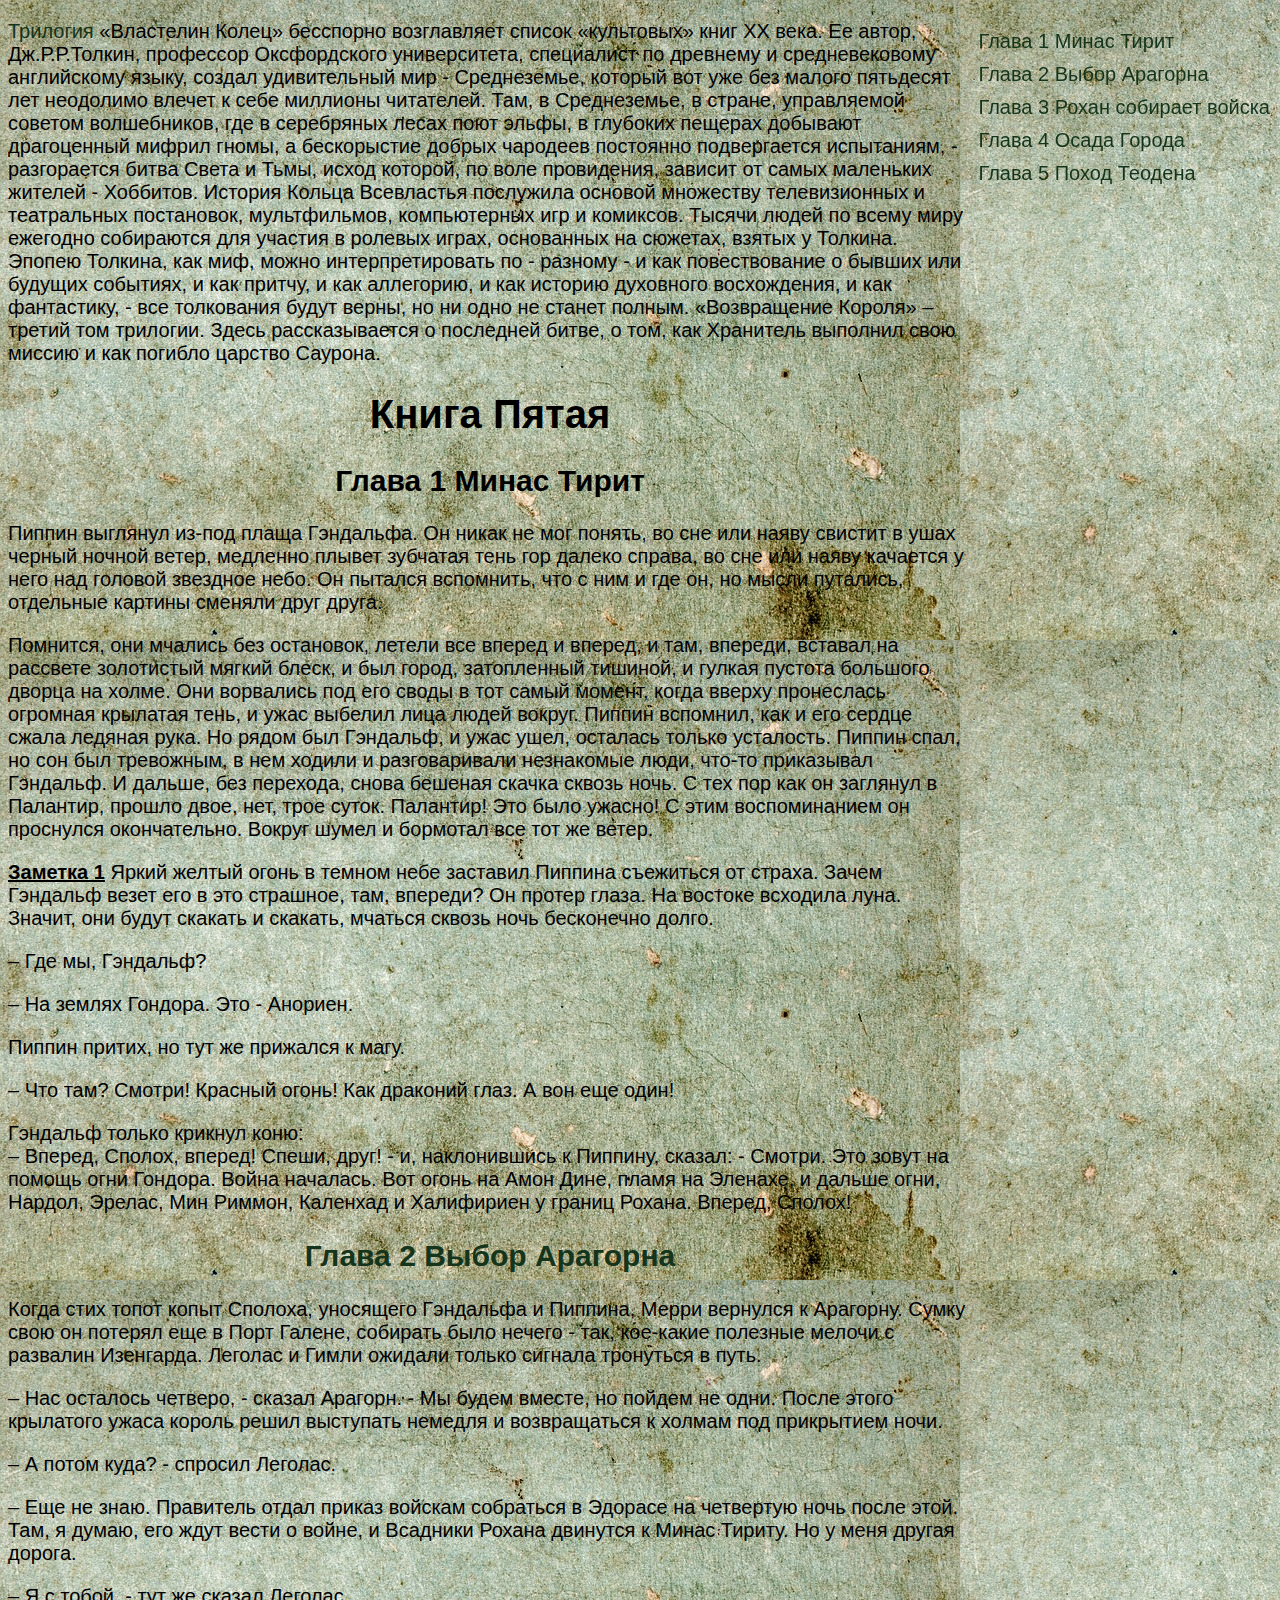
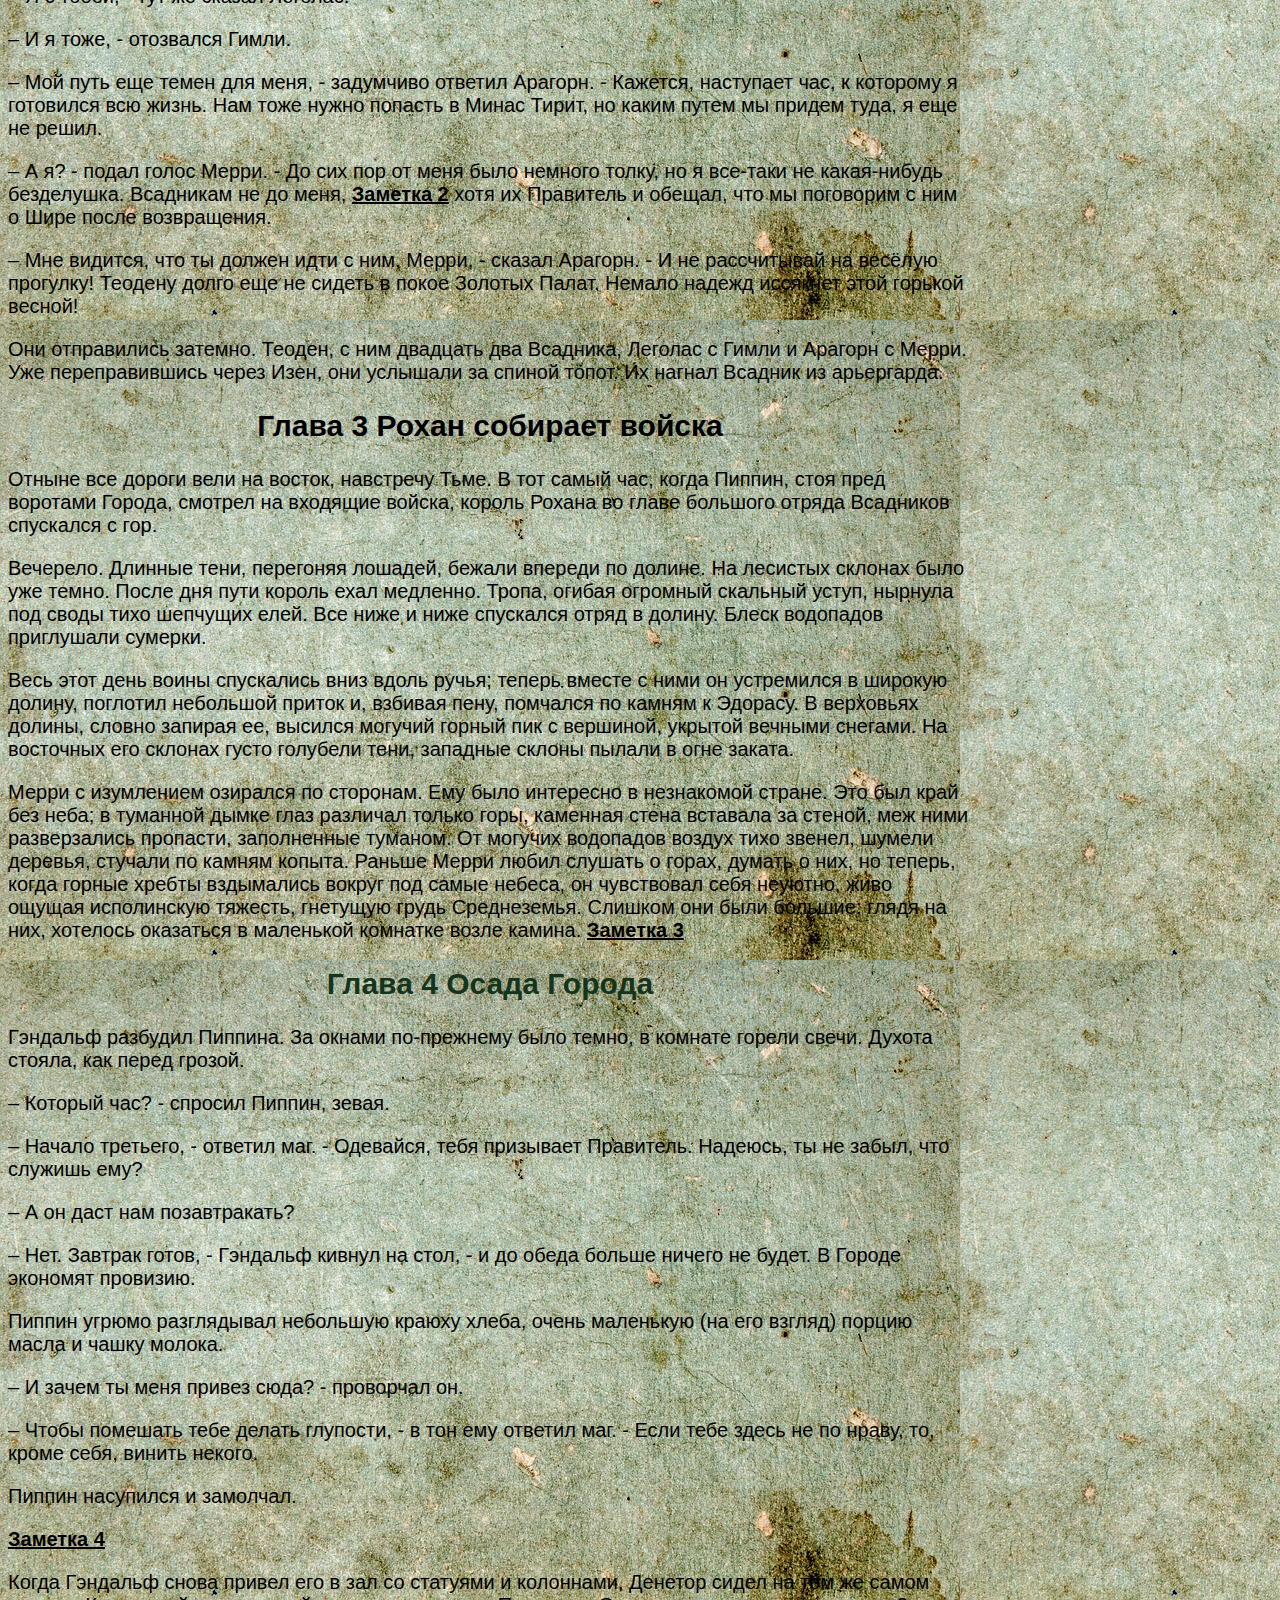
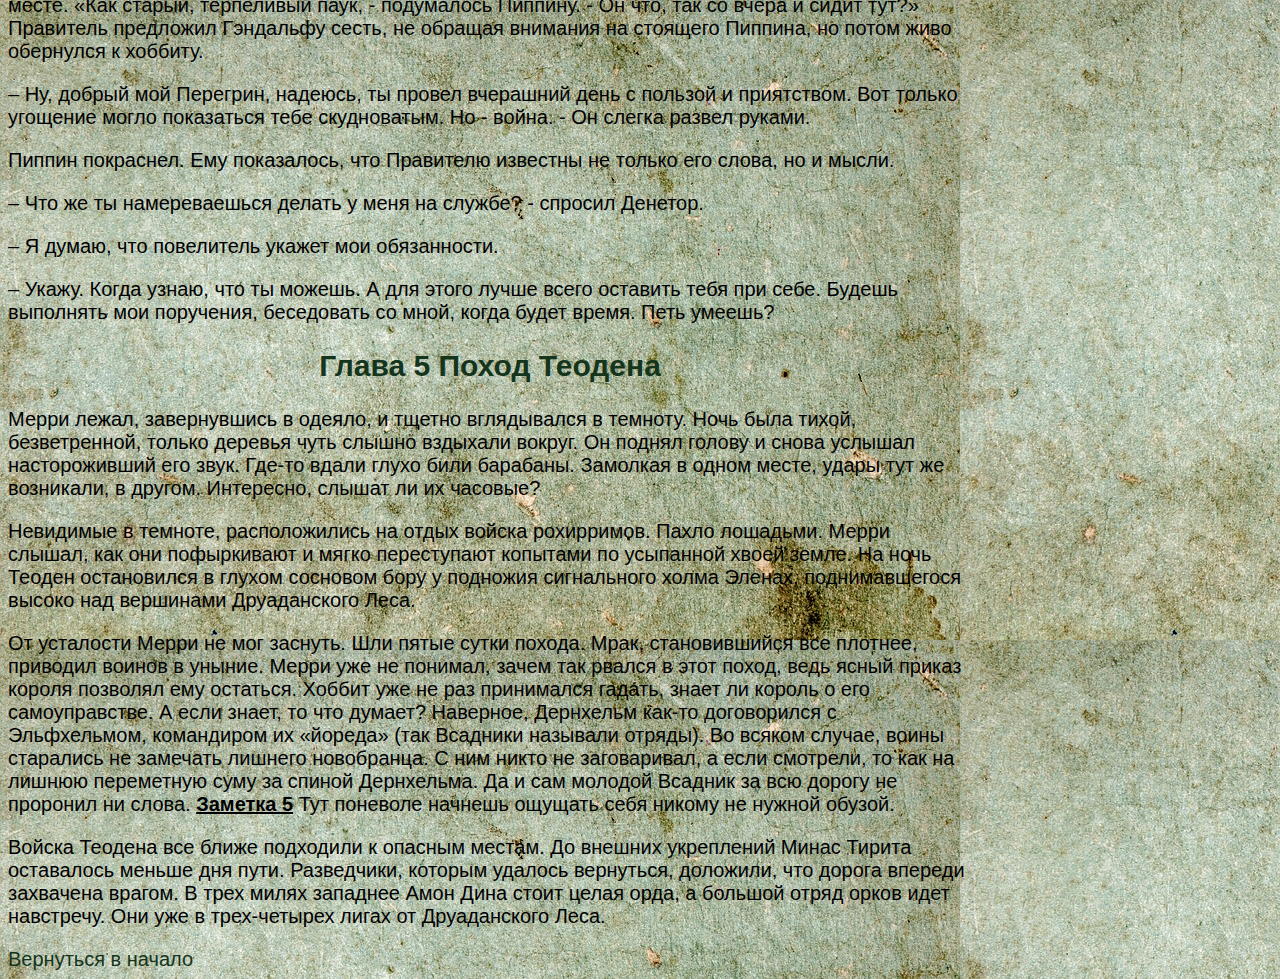
<file: lesson_5/index.html>
<!DOCTYPE html>
<html lang="ru">
<head>
  <meta charset="UTF-8">
  <link rel="stylesheet" href="css/style.css">
  <title>Book</title>
</head>
<body>
  <p>
    <a id="top">Трилогия</a> «Властелин Колец» бесспорно возглавляет список «культовых» книг XX века. Ее автор,   Дж.Р.Р.Толкин, профессор Оксфордского университета, специалист по древнему и средневековому английскому языку, создал удивительный мир - Среднеземье, который вот уже без малого пятьдесят лет неодолимо влечет к себе миллионы читателей. Там, в Среднеземье, в стране, управляемой советом волшебников, где в серебряных лесах поют эльфы, в глубоких пещерах добывают драгоценный мифрил гномы, а бескорыстие добрых чародеев постоянно подвергается испытаниям, - разгорается битва Света и Тьмы, исход которой, по воле провидения, зависит от самых маленьких жителей - Хоббитов. История Кольца Всевластья послужила основой множеству телевизионных и театральных постановок, мультфильмов, компьютерных игр и комиксов. Тысячи людей по всему миру ежегодно собираются для участия в ролевых играх, основанных на сюжетах, взятых у Толкина. Эпопею Толкина, как миф, можно интерпретировать по - разному - и как повествование о бывших или будущих событиях, и как притчу, и как аллегорию, и как историю духовного восхождения, и как фантастику, - все толкования будут верны, но ни одно не станет полным. «Возвращение Короля» – третий том трилогии. Здесь рассказывается о последней битве, о том, как Хранитель выполнил свою миссию и как погибло царство Саурона.
  </p>
  <h1>Книга Пятая</h1>
  <ul>
    <li><a href="#chapter1">Глава 1 Минас Тирит </a></li>
    <li><a href="#chapter2">Глава 2 Выбор Арагорна</a></li>
    <li><a href="#chapter3">Глава 3 Рохан собирает войска</a></li>
    <li><a href="#chapter4">Глава 4 Осада Города</a></li>
    <li><a href="#chapter5">Глава 5 Поход Теодена</a></li>
  </ul>
  <h2><a id="chapter1"></a> Глава 1 Минас Тирит</h2>
  <p>
    Пиппин выглянул из-под плаща Гэндальфа. Он никак не мог понять, во сне или наяву свистит в ушах черный ночной ветер, медленно плывет зубчатая тень гор далеко справа, во сне или наяву качается у него над головой звездное небо. Он пытался вспомнить, что с ним и где он, но мысли путались, отдельные картины сменяли друг друга.</p>
  <p>
    Помнится, они мчались без остановок, летели все вперед и вперед, и там, впереди, вставал на рассвете золотистый мягкий блеск, и был город, затопленный тишиной, и гулкая пустота большого дворца на холме. Они ворвались под его своды в тот самый момент, когда вверху пронеслась огромная крылатая тень, и ужас выбелил лица людей вокруг. Пиппин вспомнил, как и его сердце сжала ледяная рука. Но рядом был Гэндальф, и ужас ушел, осталась только усталость. Пиппин спал, но сон был тревожным, в нем ходили и разговаривали незнакомые люди, что-то приказывал Гэндальф. И дальше, без перехода, снова бешеная скачка сквозь ночь. С тех пор как он заглянул в Палантир, прошло двое, нет, трое суток. Палантир! Это было ужасно! С этим воспоминанием он проснулся окончательно. Вокруг шумел и бормотал все тот же ветер.</p>
  <p>
    <strong>Заметка 1</strong>
    Яркий желтый огонь в темном небе заставил Пиппина съежиться от страха. Зачем Гэндальф везет его в это страшное, там, впереди? Он протер глаза. На востоке всходила луна. Значит, они будут скакать и скакать, мчаться сквозь ночь бесконечно долго.</p>
  <p>– Где мы, Гэндальф?</p>
  <p>– На землях Гондора. Это - Анориен.</p>
  <p>Пиппин притих, но тут же прижался к магу.</p>
  <p>– Что там? Смотри! Красный огонь! Как драконий глаз. А вон еще один!</p>
  <p>Гэндальф только крикнул коню:<br>  
      – Вперед, Сполох, вперед! Спеши, друг! - и, наклонившись к Пиппину, сказал: - Смотри. Это зовут на помощь огни Гондора. Война началась. Вот огонь на Амон Дине, пламя на Эленахе, и дальше огни, Нардол, Эрелас, Мин Риммон, Каленхад и Халифириен у границ Рохана. Вперед, Сполох!</p>
  <h2><a id="chapter2">Глава 2 Выбор Арагорна</a></h2>
  <p>
    Когда стих топот копыт Сполоха, уносящего Гэндальфа и Пиппина, Мерри вернулся к Арагорну. Сумку свою он потерял еще в Порт Галене, собирать было нечего - так, кое-какие полезные мелочи с развалин Изенгарда. Леголас и Гимли ожидали только сигнала тронуться в путь.</p>
  <p>
    – Нас осталось четверо, - сказал Арагорн. - Мы будем вместе, но пойдем не одни. После этого крылатого ужаса король решил выступать немедля и возвращаться к холмам под прикрытием ночи.</p>
  <p>– А потом куда? - спросил Леголас.</p>
  <p>
    – Еще не знаю. Правитель отдал приказ войскам собраться в Эдорасе на четвертую ночь после этой. Там, я думаю, его ждут вести о войне, и Всадники Рохана двинутся к Минас Тириту. Но у меня другая дорога.</p>
  <p>– Я с тобой, - тут же сказал Леголас.</p>
  <p>– И я тоже, - отозвался Гимли.</p>
  <p>
    – Мой путь еще темен для меня, - задумчиво ответил Арагорн. - Кажется, наступает час, к которому я готовился всю жизнь. Нам тоже нужно попасть в Минас Тирит, но каким путем мы придем туда, я еще не решил.</p>
  <p>
    – А я? - подал голос Мерри. - До сих пор от меня было немного толку, но я все-таки не какая-нибудь безделушка. Всадникам не до меня, <strong>Заметка 2</strong> хотя их Правитель и обещал, что мы поговорим с ним о Шире после возвращения.</p>
  <p>
    – Мне видится, что ты должен идти с ним, Мерри, - сказал Арагорн. - И не рассчитывай на весёлую прогулку! Теодену долго еще не сидеть в покое Золотых Палат. Немало надежд иссякнет этой горькой весной!</p>
  <p>
    Они отправились затемно. Теоден, с ним двадцать два Всадника, Леголас с Гимли и Арагорн с Мерри. Уже переправившись через Изен, они услышали за спиной топот. Их нагнал Всадник из арьергарда.</p>
  <h2 id="chapter3">Глава 3 Рохан собирает войска</h2>
  <p>Отныне все дороги вели на восток, навстречу Тьме. В тот самый час, когда Пиппин, стоя пред воротами Города, смотрел на входящие войска, король Рохана во главе большого отряда Всадников спускался с гор.</p>
  <p>Вечерело. Длинные тени, перегоняя лошадей, бежали впереди по долине. На лесистых склонах было уже темно. После дня пути король ехал медленно. Тропа, огибая огромный скальный уступ, нырнула под своды тихо шепчущих елей. Все ниже и ниже спускался отряд в долину. Блеск водопадов приглушали сумерки.</p>
  <p>Весь этот день воины спускались вниз вдоль ручья; теперь вместе с ними он устремился в широкую долину, поглотил небольшой приток и, взбивая пену, помчался по камням к Эдорасу. В верховьях долины, словно запирая ее, высился могучий горный пик с вершиной, укрытой вечными снегами. На восточных его склонах густо голубели тени, западные склоны пылали в огне заката.</p>
  <p>Мерри с изумлением озирался по сторонам. Ему было интересно в незнакомой стране. Это был край без неба; в туманной дымке глаз различал только горы, каменная стена вставала за стеной, меж ними разверзались пропасти, заполненные туманом. От могучих водопадов воздух тихо звенел, шумели деревья, стучали по камням копыта. Раньше Мерри любил слушать о горах, думать о них, но теперь, когда горные хребты вздымались вокруг под самые небеса, он чувствовал себя неуютно, живо ощущая исполинскую тяжесть, гнетущую грудь Среднеземья. Слишком они были большие; глядя на них, хотелось оказаться в маленькой комнатке возле камина. <strong>Заметка 3</strong> </p>
  <h2><a id="chapter4">Глава 4 Осада Города</a></h2>
  <p>Гэндальф разбудил Пиппина. За окнами по-прежнему было темно, в комнате горели свечи. Духота стояла, как перед грозой.</p>
  <p>– Который час? - спросил Пиппин, зевая.</p>
  <p>– Начало третьего, - ответил маг. - Одевайся, тебя призывает Правитель. Надеюсь, ты не забыл, что служишь ему?</p>
  <p>– А он даст нам позавтракать?</p>
  <p>– Нет. Завтрак готов, - Гэндальф кивнул на стол, - и до обеда больше ничего не будет. В Городе экономят провизию.</p>
  <p>Пиппин угрюмо разглядывал небольшую краюху хлеба, очень маленькую (на его взгляд) порцию масла и чашку молока.</p>
  <p>– И зачем ты меня привез сюда? - проворчал он.</p>
  <p>– Чтобы помешать тебе делать глупости, - в тон ему ответил маг. - Если тебе здесь не по нраву, то, кроме себя, винить некого.</p>
  <p>Пиппин насупился и замолчал.</p>
  <strong>Заметка 4</strong>
  <p>Когда Гэндальф снова привел его в зал со статуями и колоннами, Денетор сидел на том же самом месте. «Как старый, терпеливый паук, - подумалось Пиппину. - Он что, так со вчера и сидит тут?» Правитель предложил Гэндальфу сесть, не обращая внимания на стоящего Пиппина, но потом живо обернулся к хоббиту.</p>
  <p>– Ну, добрый мой Перегрин, надеюсь, ты провел вчерашний день с пользой и приятством. Вот только угощение могло показаться тебе скудноватым. Но - война. - Он слегка развел руками.</p>
  <p>Пиппин покраснел. Ему показалось, что Правителю известны не только его слова, но и мысли.</p>
  <p>– Что же ты намереваешься делать у меня на службе? - спросил Денетор.</p>
  <p>– Я думаю, что повелитель укажет мои обязанности.</p>
  <p>– Укажу. Когда узнаю, что ты можешь. А для этого лучше всего оставить тебя при себе. Будешь выполнять мои поручения, беседовать со мной, когда будет время. Петь умеешь?</p>
  <h2><a id="chapter5">Глава 5 Поход Теодена</a></h2>
  <p>Мерри лежал, завернувшись в одеяло, и тщетно вглядывался в темноту. Ночь была тихой, безветренной, только деревья чуть слышно вздыхали вокруг. Он поднял голову и снова услышал настороживший его звук. Где-то вдали глухо били барабаны. Замолкая в одном месте, удары тут же возникали, в другом. Интересно, слышат ли их часовые?</p>
  <p>Невидимые в темноте, расположились на отдых войска рохирримов. Пахло лошадьми. Мерри слышал, как они пофыркивают и мягко переступают копытами по усыпанной хвоей земле. На ночь Теоден остановился в глухом сосновом бору у подножия сигнального холма Эленах, поднимавшегося высоко над вершинами Друаданского Леса.</p>
  <p>От усталости Мерри не мог заснуть. Шли пятые сутки похода. Мрак, становившийся все плотнее, приводил воинов в уныние. Мерри уже не понимал, зачем так рвался в этот поход, ведь ясный приказ короля позволял ему остаться. Хоббит уже не раз принимался гадать, знает ли король о его самоуправстве. А если знает, то что думает? Наверное, Дернхельм как-то договорился с Эльфхельмом, командиром их «йореда» (так Всадники называли отряды). Во всяком случае, воины старались не замечать лишнего новобранца. С ним никто не заговаривал, а если смотрели, то как на лишнюю переметную суму за спиной Дернхельма. Да и сам молодой Всадник за всю дорогу не проронил ни слова. <strong>Заметка 5</strong> Тут поневоле начнешь ощущать себя никому не нужной обузой.</p>
  <p>Войска Теодена все ближе подходили к опасным местам. До внешних укреплений Минас Тирита оставалось меньше дня пути. Разведчики, которым удалось вернуться, доложили, что дорога впереди захвачена врагом. В трех милях западнее Амон Дина стоит целая орда, а большой отряд орков идет навстречу. Они уже в трех-четырех лигах от Друаданского Леса.</p>
  <a href="#top">Вернуться в начало</a>
</body>
</html>
</file>
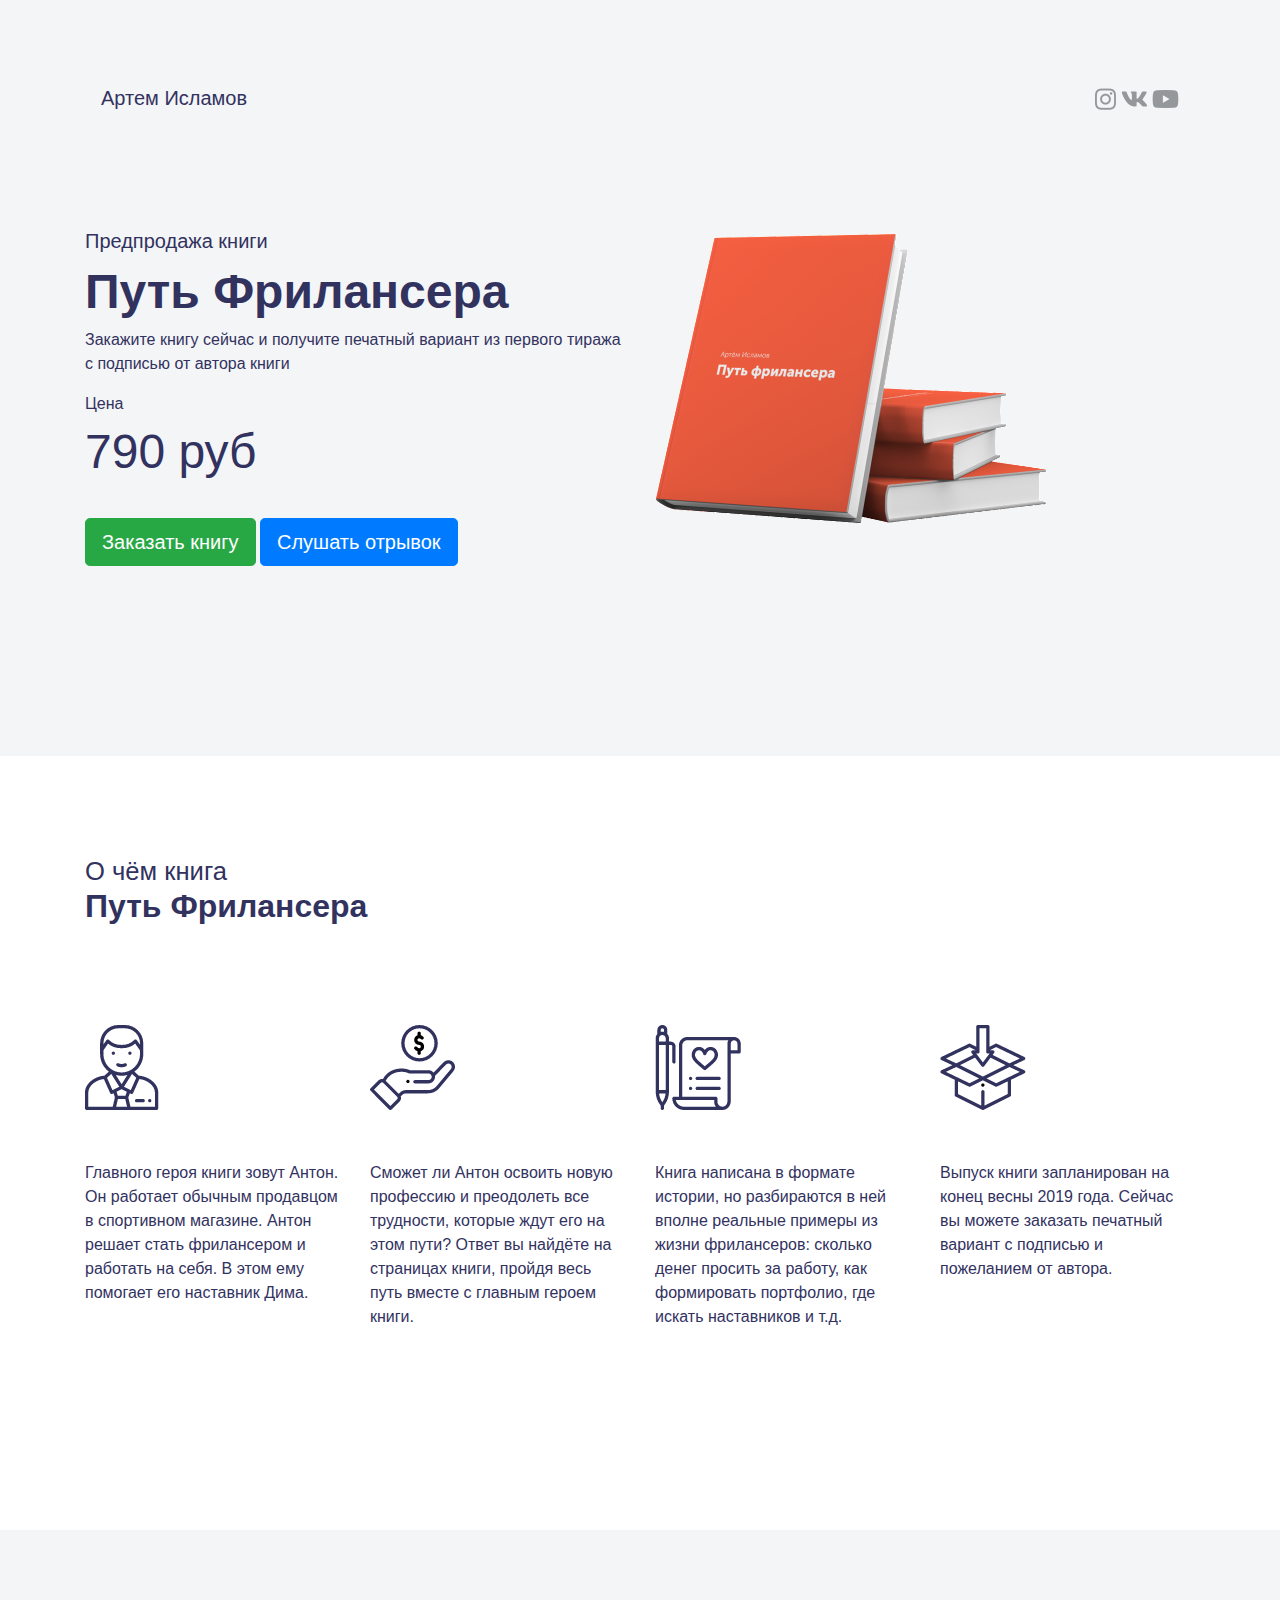
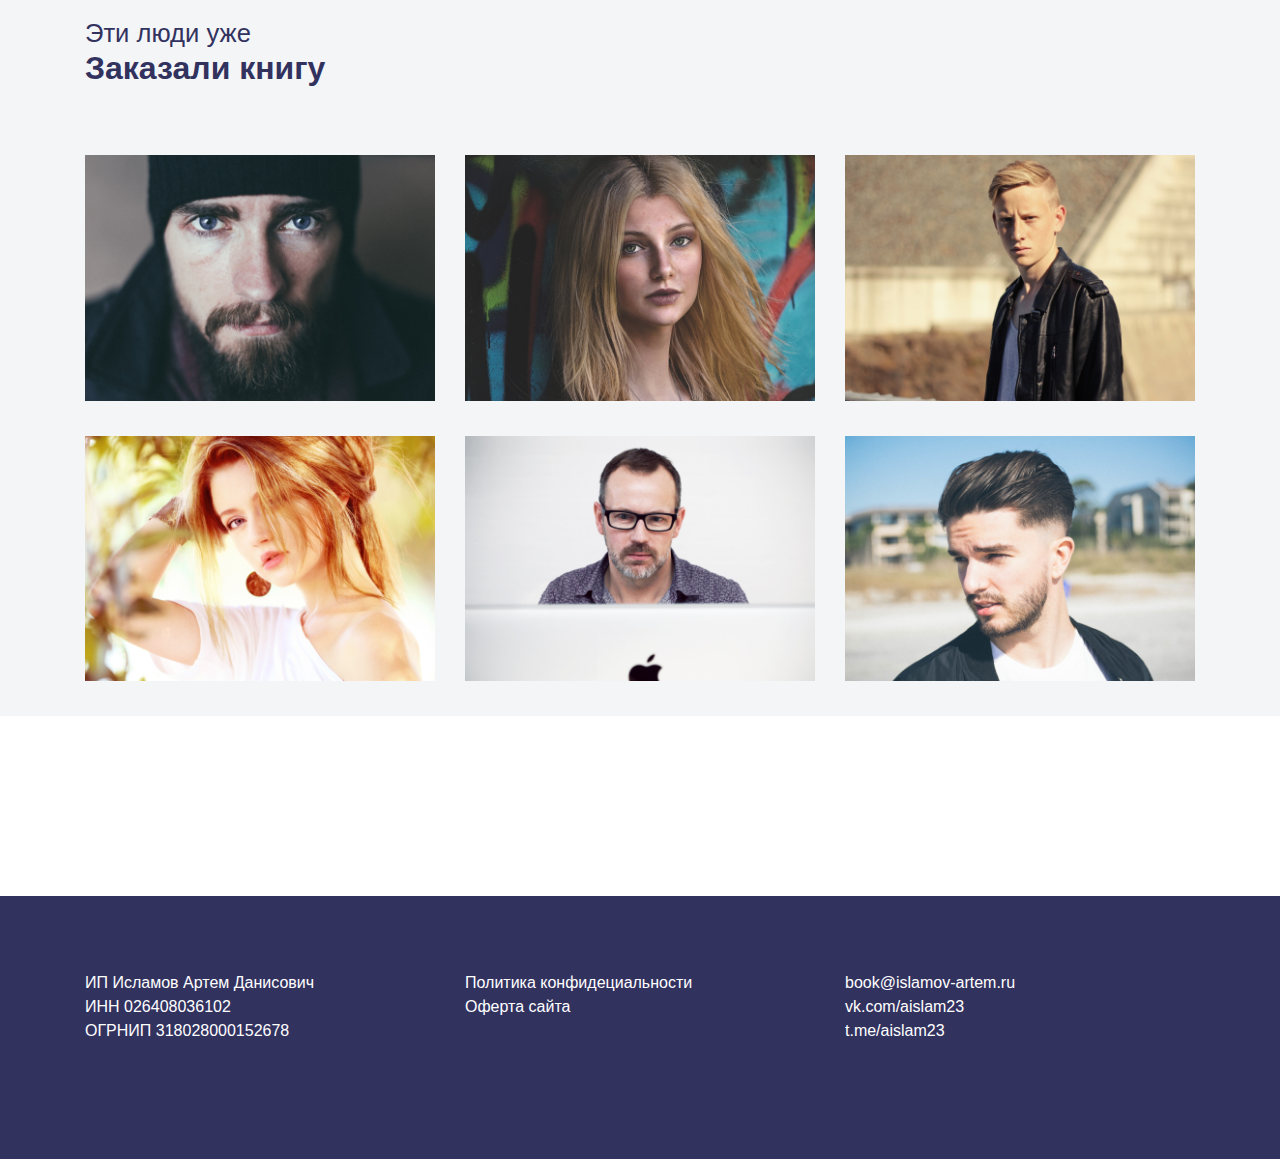
<file: lesson_10/src/index.html>
<!doctype html>
<html lang="ru">
  <head>
    <!-- Required meta tags -->
    <meta charset="utf-8">
    <meta name="viewport" content="width=device-width, initial-scale=1, shrink-to-fit=no">

    <!-- Bootstrap CSS -->
    <link rel="stylesheet" href="https://stackpath.bootstrapcdn.com/bootstrap/4.3.1/css/bootstrap.min.css" >
    <link rel="stylesheet" href="css/style.css">
    <title>Путь фрилансера</title>
  </head>
  <body>
    <header class="hero">
      <div class="container">
        <div class="navbar navbar-light">
          <a class="navbar-brand">Артем Исламов</a>
          <div class="social">
            <a href="#"><img src="img/instagram.png" alt="instagram"></a>
            <a href="#"><img src="img/vk.png" alt="vk"></a>
            <a href="#"><img src="img/youtube.png" alt="youtube"></a>
          </div>
        </div>

        <div class="main">
          <div class="row align-items-center">
            <div class="col-lg-6">
              <div class="main-text">
                <span class="subtitle d-block">Предпродажа книги</span>
                <strong class="title d-block">Путь Фрилансера</strong>
                <p class="description">
                  Закажите книгу сейчас и получите печатный вариант из первого тиража с подписью от автора книги
                </p>
                <span class="price-tag d-block">Цена</span>
                <strong class="price">790 руб</strong>
                <div class="buttons">
                  <a href="#" class="btn btn-success btn-lg">Заказать книгу</a>
                  <a href="#" class="btn btn-primary btn-lg">Слушать отрывок</a>
                </div>
              </div>
            </div>
            <div class="col-lg-6">
              <div class="main-image">
                <img src="img/book.png" alt="Книга" class="main-image">
              </div>
            </div>
          </div>
        </div>
      </div>
    </header>

    <section class="about section">
      <div class="container">
        <h2 class="section-hadding">
          <small class="section-subtitle d-block">О чём книга</small>
          <strong class="section-title">Путь Фрилансера</strong>
        </h2>

        <div class="about-block">
          <div class="row">
            <div class="col-lg-3 col-sm-6 col-xm-12">
              <img src="img/img-1.png" alt="">
                <p class="block-text mt-3">
                    Главного героя книги зовут Антон. Он работает обычным продавцом в спортивном магазине. Антон решает стать фрилансером и работать на себя. В этом ему помогает его наставник Дима.
                </p>
            </div>
            <div class="col-lg-3 col-sm-6 col-xm-12">
              <img src="img/img-2.png" alt="">
                <p class="block-text mt-3">
                      Сможет ли Антон освоить новую профессию и преодолеть все трудности, которые ждут его на этом пути? Ответ вы найдёте на страницах книги, пройдя весь путь вместе с главным героем книги.
                </p>
            </div>
            <div class="col-lg-3 col-sm-6 col-xm-12">
              <img src="img/img-3.png" alt="">
                <p class="block-text mt-3">
                    Книга написана в формате истории, но разбираются в ней вполне реальные примеры из жизни фрилансеров: сколько денег просить за работу, как формировать портфолио, где искать наставников и т.д.
                </p>
            </div>
              <div class="col-lg-3 col-sm-6 col-xm-12">
                <img src="img/img-4.png" alt="">
                <p class="block-text mt-3">
                      Выпуск книги запланирован на конец весны 2019 года. Сейчас вы можете заказать печатный вариант с подписью и пожеланием от автора.
                </p>
            </div>
          </div>
        </div>
      </div>
    </section>

    <section class="people">
      <div class="container">
        <h2 class="section-hadding">
          <small class="section-subtitle d-block">Эти люди уже</small>
          <strong class="section-title">Заказали книгу</strong>
        </h2>

        <div class="people-block">
          <div class="row">
            <div class="col-lg-4 col-sm-6 col-xm-12"><img src="img/people-one.png" alt=""></div>
            <div class="col-lg-4 col-sm-6 col-xm-12"><img src="img/people-two.png" alt=""></div>
            <div class="col-lg-4 col-sm-6 col-xm-12"><img src="img/people-three.png" alt=""></div>
            <div class="col-lg-4 col-sm-6 col-xm-12"><img src="img/people-four.png" alt=""></div>
            <div class="col-lg-4 col-sm-6 col-xm-12"><img src="img/people-five.png" alt=""></div>
            <div class="col-lg-4 col-sm-6 col-xm-12"><img src="img/people-six.png" alt=""></div>
          </div>
        </div>
      </div>
    </section>

    <footer class="footer">
      <div class="container">
        <div class="row">
          <div class="col-lg-4  col-sm-12 col-xm-12">
            <div class="requisites">
              <p>
                ИП Исламов Артем Данисович <br>
                ИНН 026408036102 <br>
                ОГРНИП 318028000152678
              </p>
            </div>
          </div>
          <div class="col-lg-4  col-sm-12 col-xm-12">
            <div class="info">
              <a href="#" class="d-block">Политика конфидециальности</a>
              <a href="#">Оферта сайта</a>
            </div>
          </div>
          <div class="col-lg-4  col-sm-12 col-xm-12">
            <div class="contacts">
              <p>
                  book@islamov-artem.ru <br>
                  vk.com/aislam23 <br>
                  t.me/aislam23
              </p>
            </div>
          </div>
        </div>
      </div>
    </footer>
  </body>
</html>
</file>
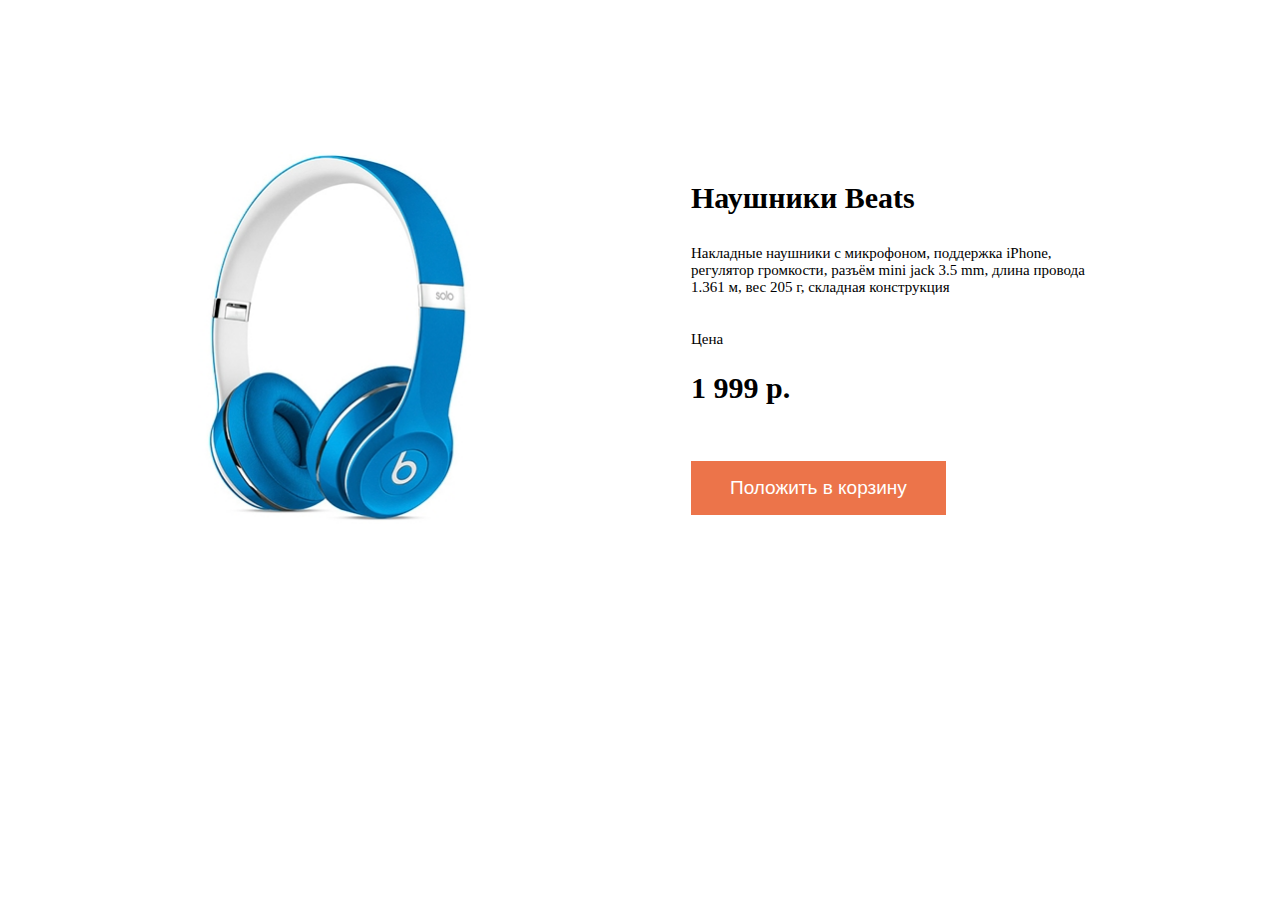
<file: lesson_6/src/index.html>
<!DOCTYPE html>
<html lang="ru">
<head>
  <meta charset="UTF-8">
  <link rel="stylesheet" href="css/style.css">
  <title>Наушники Beats</title>
</head>
<body>
  <div class="container">
    <div class="headphones ">
      <img src=".//img/headphones.jpg" alt="Наушники">
    </div>
    <div class="info-block">
      <h1>Наушники Beats</h1>
      <p class="text">Накладные наушники с микрофоном, поддержка iPhone, регулятор громкости, разъём mini jack 3.5 mm, длина провода 1.361 м, вес 205 г, складная конструкция</p>
      <p>Цена</p>
      <strong class="price">1 999 р.</strong>
      <button>Положить в корзину</button>
    </div>
  </div>
</body>
</html>
</file>
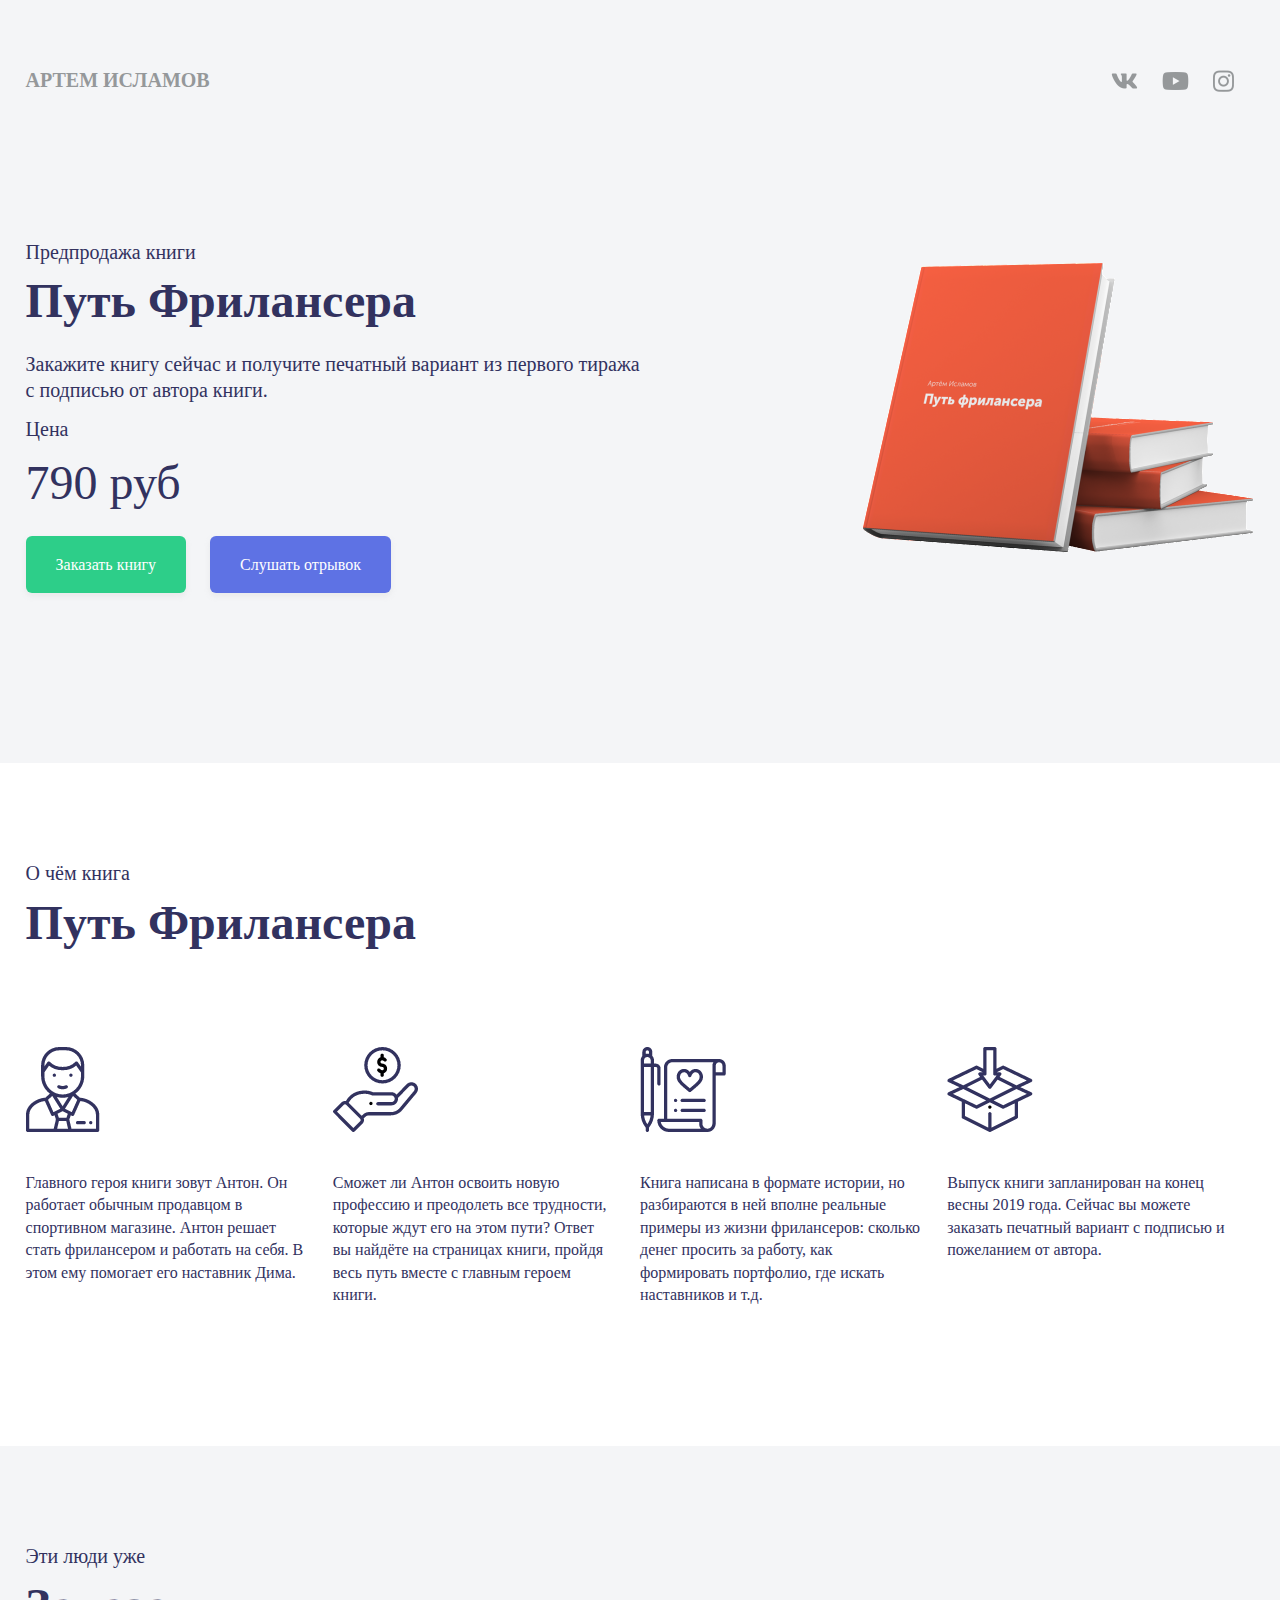
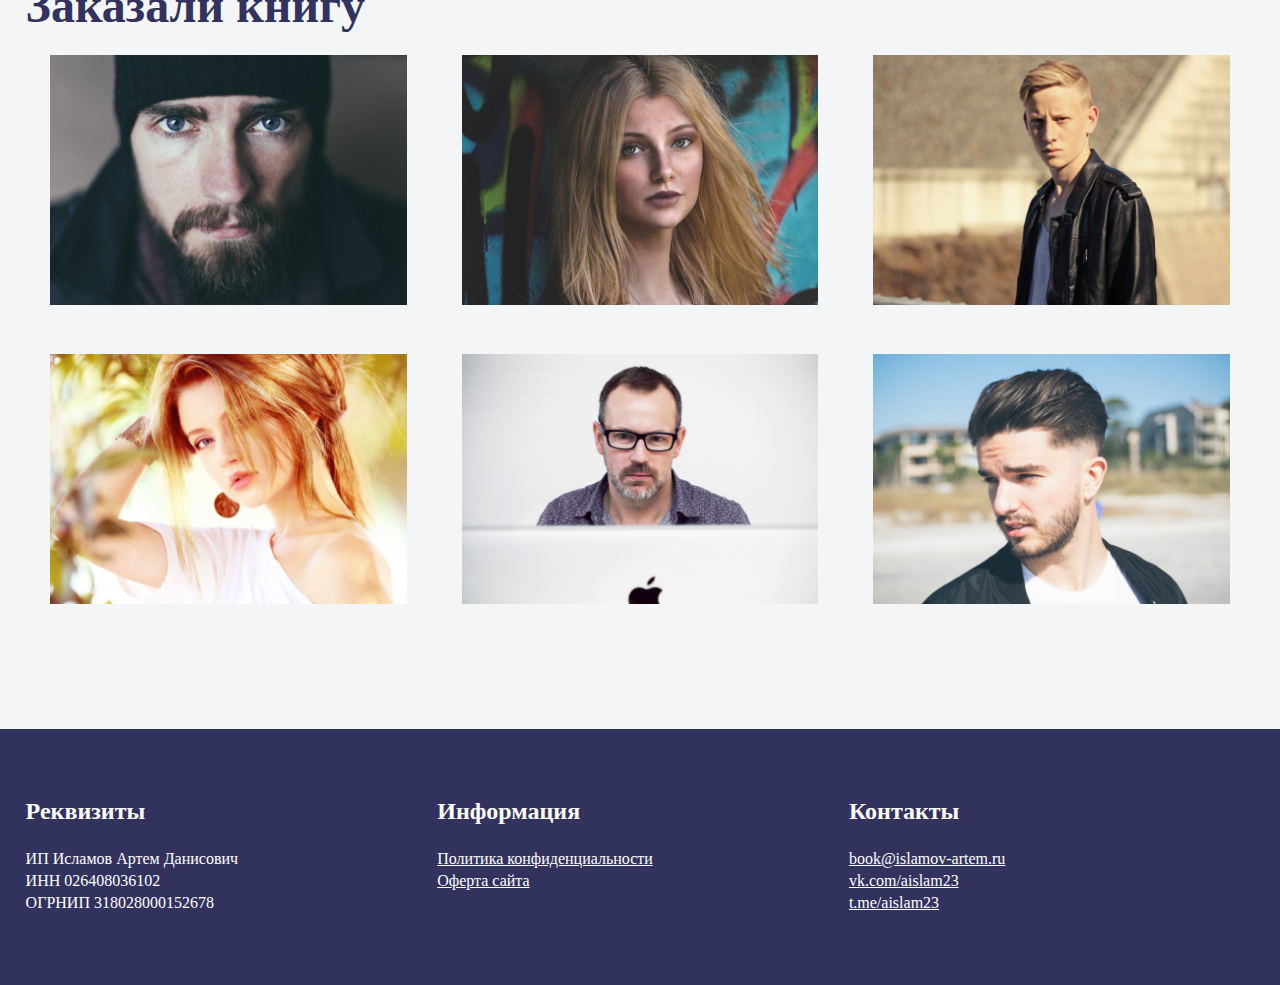
<file: lesson_8/src/index.html>
<!DOCTYPE html>
<html lang="ru">
<head>
  <meta charset="UTF-8">
  <meta name="viewport" content="width=device-width, initial-scale=1.0">
  <meta http-equiv="X-UA-Compatible" content="ie=edge">
  <title>Предпродажа книги "Путь фрилансера"</title>
  <link rel="stylesheet" href="css/reset.css">
  <link rel="stylesheet" href="css/style.css">
</head>
<body>
  <header class="hero">
    <div class="container">
      <div class="navbar">
        <span class="brand">Артем Исламов</span>
        <div class="social">
          <a href="#">
            <img src="img/vk.png" alt="Вконтакте">
          </a>
          <a href="#">
            <img src="img/youtube.png" alt="Ютуб">
          </a>
          <a href="#">
            <img src="img/instagram.png" alt="Инстарам">
          </a>
        </div>
      </div>
      <div class="main">
        <div class="main-text">
          <span class="subtitle">Предпродажа книги</span>
          <strong class="title">Путь Фрилансера</strong>
          <p class="description">Закажите книгу сейчас и получите печатный вариант из первого тиража с подписью от автора книги.</p>
          <span class="price-tag">Цена</span>
          <strong class="price">790 руб</strong>
          <div class="buttons">
            <a href="#" class="btn btn-success">Заказать книгу</a>
            <a href="#" class="btn btn-primary">Слушать отрывок</a>
          </div>
        </div>
        <div class="main-image">
          <div class="main-image">
            <img src="img/book.png" alt="Книга">
          </div>
        </div>
      </div>
    </div>
  </header>
  <section class="about section">
    <div class="container">
      <h2 class="section-heading">
        <span class="section-subtitle">О чём книга</span>
        <strong class="section-title">Путь Фрилансера</strong>
      </h2>
      <div class="wrap">
        <div class="block">
          <img src="img/img-1.png" alt="">
          <p class="block-text">Главного героя книги зовут Антон. Он работает обычным продавцом в спортивном магазине. Антон решает стать фрилансером и работать на себя. В этом ему помогает его наставник Дима.</p>
        </div>
        <div class="block">
          <img src="img/img-2.png" alt="">
          <p class="block-text">Сможет ли Антон освоить новую профессию и преодолеть все трудности, которые ждут его на этом пути? Ответ вы найдёте на страницах книги, пройдя весь путь вместе с главным героем книги.
          </p>
        </div>
        <div class="block">
          <img src="img/img-3.png" alt="">
          <p class="block-text">Книга написана в формате истории, но разбираются в ней вполне реальные примеры из жизни фрилансеров: сколько денег просить за работу, как формировать портфолио, где искать наставников и т.д.</p>
        </div>
        <div class="block">
          <img src="img/img-4.png" alt="">
          <p class="block-text">Выпуск книги запланирован на конец весны 2019 года. Сейчас вы можете заказать печатный вариант с подписью и пожеланием от автора.</p>
        </div>
      </div>
    </div>
  </section>
  <section class="people section">
    <div class="container">
      <h2 class="section-heading">
        <span class="section-subtitle">Эти люди уже</span>
        <strong class="section-title">Заказали книгу</strong>
      </h2>
      <div class="photos">
        <img src="img/people-one.png" alt="">
        <img src="img/people-two.png" alt="">
        <img src="img/people-three.png" alt="">
        <img src="img/people-four.png" alt="">
        <img src="img/people-five.png" alt="">
        <img src="img/people-six.png" alt="">
      </div>
    </div>
  </section>
  <footer class="footer">
    <div class="container">
        <div class="footer-wrap">
            <div class="footer-block">
              <h4 class="footer-title">Реквизиты</h4>
              <p>ИП Исламов Артем Данисович <br>
              ИНН 026408036102 <br>
              ОГРНИП 318028000152678</p>
            </div>
            <div class="footer-block">
               <h4 class="footer-title">Информация</h4>
               <p>
                  <a href="#">Политика конфиденциальности</a> 
                  <a href="#">Оферта сайта</a>
              </p>
            </div>
            <div class="footer-block">
               <h4 class="footer-title">Контакты</h4>
               <p>
                  <a href="#">book@islamov-artem.ru</a> 
                  <a href="#">vk.com/aislam23</a> 
                  <a href="#">t.me/aislam23</a> 
                </p>
            </div>
          </div>
    </div>
  </footer>
</body>
</html>
</file>
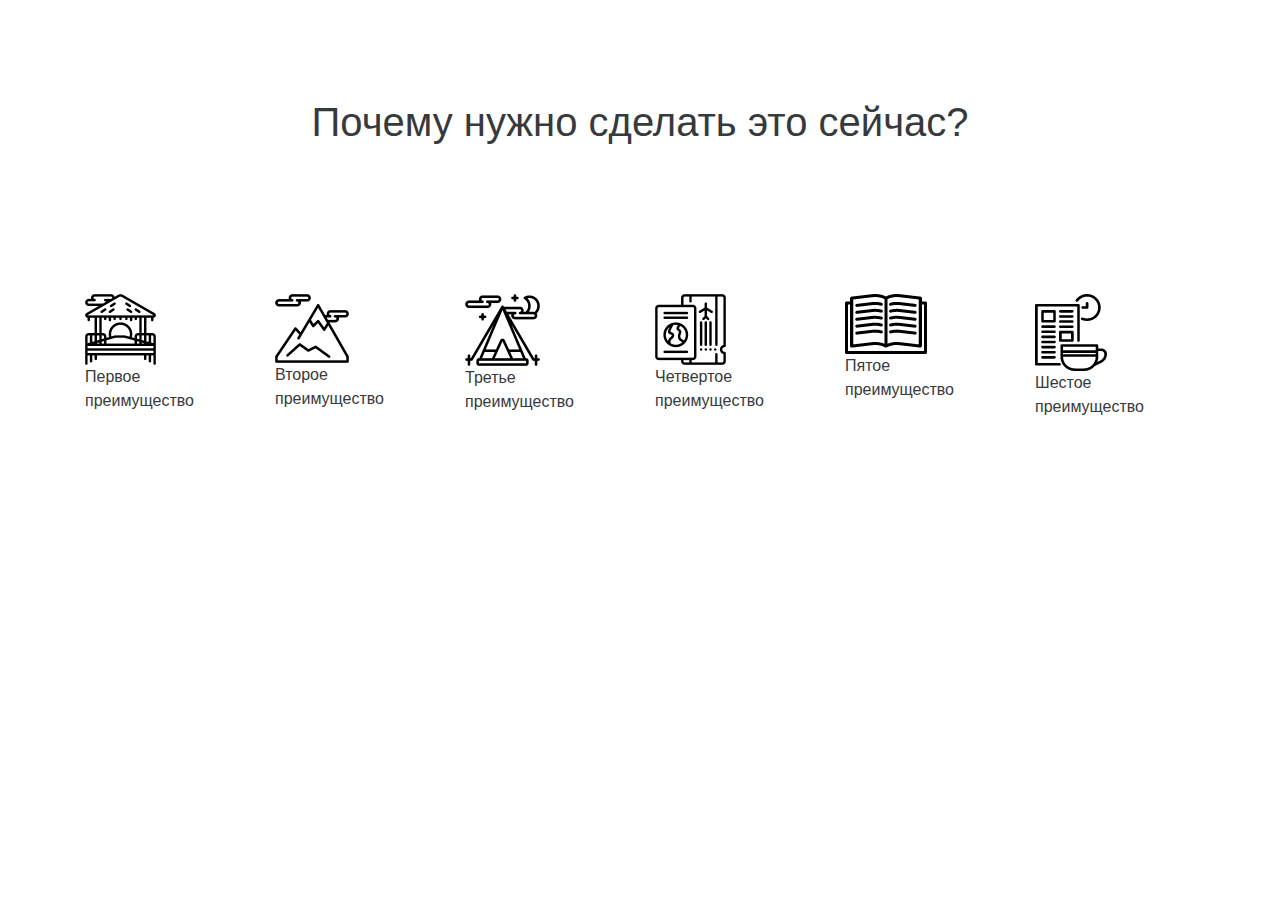
<file: lesson_9/src/index.html>
<!DOCTYPE html>
<html lang="ru">
  <head>
    <!-- Необходимые Мета-теги всегда на первом месте -->  
    <meta charset="utf-8">
    <meta name="viewport" content="width=device-width, initial-scale=1, shrink-to-fit=no">
    <meta http-equiv="x-ua-compatible" content="ie=edge">

    <!-- Bootstrap CSS -->  
    <link rel="stylesheet" href="css/bootstrap.min.css">
    <link rel="stylesheet" href="css/style.css">
  </head>
  <body>
    <div class="container">
      <h1>Почему нужно сделать это сейчас?</h1>
      <div class="row">
        <div class="col-xl-2 col-lg-4 col-md-6 col-sm-12 col-xm-12">
          <img src="img/image-1.png" alt="">
          <p>Первое <br>
            преимущество</p>
        </div>
        <div class="col-xl-2 col-lg-4 col-md-6 col-sm-12 col-xm-12">
          <img src="img/image-2.png" alt="">
          <p>Второе <br>
            преимущество</p>
        </div>
        <div class="col-xl-2 col-lg-4 col-md-6 col-sm-12 col-xm-12">
          <img src="img/image-3.png" alt="">
          <p>Третье <br>
            преимущество</p>
        </div>
        <div class="col-xl-2 col-lg-4 col-md-6 col-sm-12 col-xm-12">
          <img src="img/image-4.png" alt="">
          <p>Четвертое <br>
            преимущество</p>
        </div>
        <div class="col-xl-2 col-lg-4 col-md-6 col-sm-12 col-xm-12">
          <img src="img/image-5.png" alt="">
          <p>Пятое <br>
            преимущество</p>
        </div>
        <div class="col-xl-2 col-lg-4 col-md-6 col-sm-12 col-xm-12">
          <img src="img/image-6.png" alt="">
          <p>Шестое<br>
            преимущество</p>
        </div>
      </div>
    </div>

    
  </body>
</html>
</file>
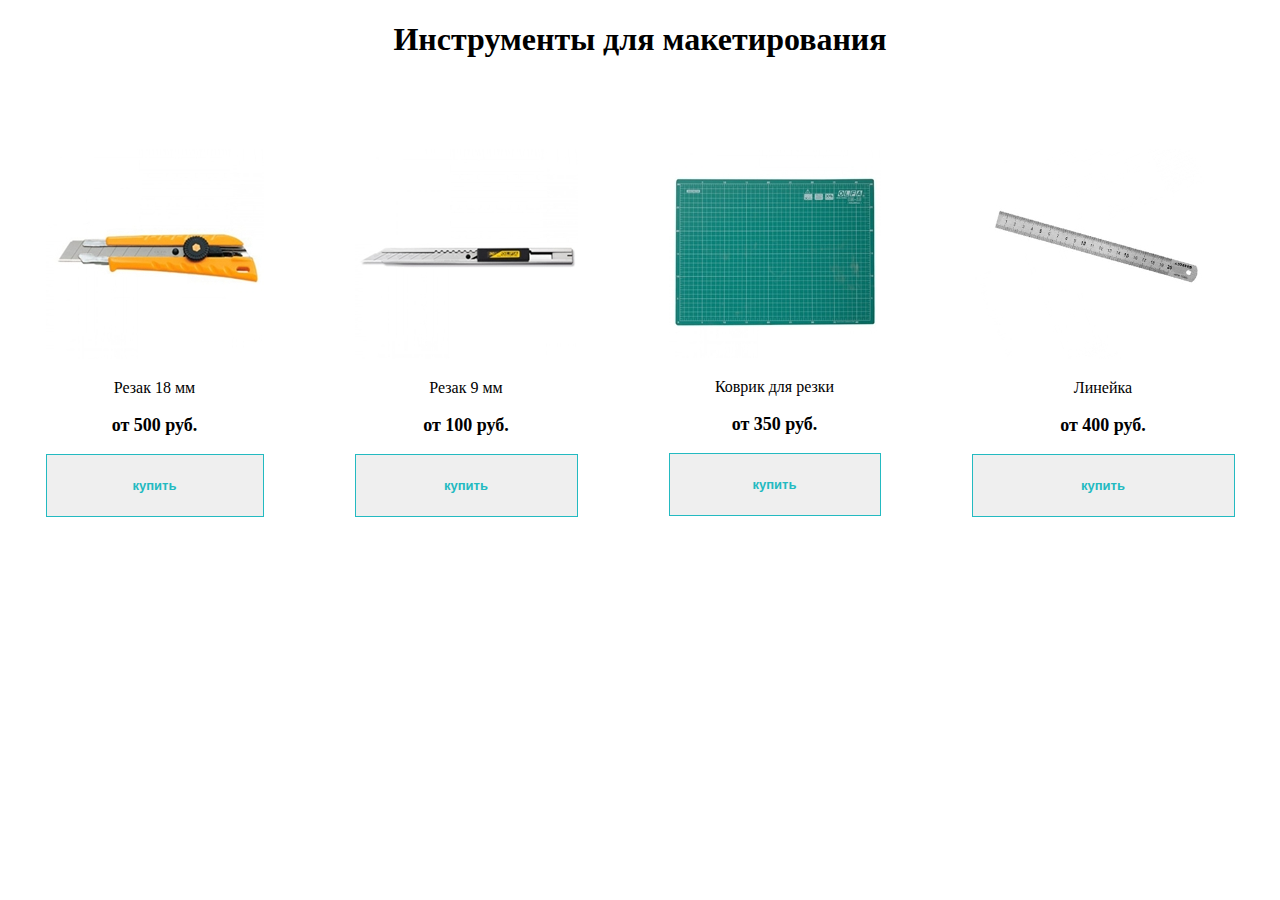
<file: lesson_7/lesson_7_easy/src/index.html>
<!DOCTYPE html>
<html lang="ru">
<head>
  <meta charset="UTF-8">
  <link rel="stylesheet" href="css/style.css">
  <title>Document</title>
</head>
<body>
  <div class="container">
    <h1>Инструменты для макетирования</h1>
    <div class="goods">
      <div class="goods-box">
        <img src=".//img/good-1.jpg" alt="канцелярский нож-1">
        <p>Резак 18 мм</p>
        <p class="goods-box-price">от 500 руб.</p>
        <button>купить</button>
      </div>
      <div class="goods-box">
        <img src=".//img/good-2.jpg" alt="канцелярский нож-2">
        <p>Резак 9 мм</p>
        <p class="goods-box-price">от 100 руб.</p>
        <button>купить</button>
      </div>
      <div class="goods-box">
        <img src=".//img/good-3.jpg" alt="коврик">
        <p>Коврик для резки</p>
        <p class="goods-box-price">от 350 руб.</p>
        <button>купить</button>
      </div>
      <div class="goods-box">
        <img src=".//img/good-4.jpg" alt="линейка">
        <p>Линейка</p>
        <p class="goods-box-price">от 400 руб.</p>
        <button>купить</button>
      </div>
    </div>
  </div>
</body>
</html>
</file>
<file: lesson_5/css/style.css>
body {
  font-size: 20px;
  font-family: sans-serif;
  padding-right: 300px;
  background-image: url(../img/background_image.jpg);
}
h1, h2 {
  text-align: center;
}
ul {
  position: fixed;
  top: 10px;
  right: 10px;
  list-style-type: none;
}
li {
  padding-bottom: 10px;
}
strong {
  text-decoration: underline;
}
a {
  text-decoration: none;
  color: rgb(20, 53, 27);
}
</file>
<file: lesson_10/src/css/style.css>
body {
  color: #32325f;
}
img {
  max-width: 100%;
}
.subtitle {
  font-size: 20px;
  font-weight: 400;
}
.title {
  font-size: 48px;
  font-weight: 700;
}
.price {
  font-size: 48px;
  font-weight: 400;
}
.main {
  margin-top: 100px;
}
.buttons {
  margin-top: 30px;
}
.hero {
  background-color: #f4f5f7;
  padding-top: 70px;
  padding-bottom: 190px;
}
.section {
  padding-bottom: 100px;
  padding-top: 100px;
}
.about-block {
  margin-top: 100px;
}
.people {
  padding-top: 88px;
  background-color: #f4f5f7;
  margin-top: 85px;
}
.people-block {
  padding-top: 60px;
}
.row img {
  padding-bottom: 35px;
}
.footer {
  margin-top: 180px;
  padding-top: 75px;
  padding-bottom: 100px;
  color: #ffffff;
  background-color: #32325f;
}
.info a {
  text-decoration: none;
  color: #ffffff;
}
</file>
<file: lesson_6/src/css/style.css>
* {
  box-sizing: border-box;
}
body {
  font-family: "Arial MT";
  font-size: 15px;
font-weight: 400;
}
.container{
  margin: 86px 95px;
  display: flex;
}
.headphones {
  margin: 64px 100px 64px 48px;
}
img {
  width: 375px;
  justify-content: center;
}
.info-block {
  margin: 65px;
}
h1 {
  margin-top: 30px;
  margin-bottom: 30px;
}
.text {
  margin-bottom: 35px;
}
.price {
  display: block;
  font-size: 30px;
  margin-top: 23px;
  margin-bottom: 56px;
}
button {
  font-size: 19px;
  padding: 16px 39px;
  background-color: #ec744a;
  color: #ffffff;
  border-style: none;
}
</file>
<file: lesson_8/src/css/style.css>
* {
  box-sizing: border-box;
}
body {
  font-family: "Helvetica Neue";
  color: #32325f;
}
.container {
  min-width: 1140px;
  width: 96%;
  margin-left: auto;
  margin-right: auto;
}
.navbar {
  display: flex;
  justify-content: space-between;
  margin-bottom: 150px;
}
.brand {
  color: #95989a;
  font-size: 20px;
  font-weight: 700;
  text-transform: uppercase;
}
.social a {
  text-decoration: none;
  margin-right: 20px;
}
.hero {
  padding-top: 70px;
  padding-bottom: 190px;
  background-color: #f4f5f7;
}
.main {
  display: flex;
  justify-content: space-between;
  align-items: center;
}
.main-text {
  width: 50%;
}
.subtitle {
  font-size: 20px;
  font-weight: 400;
  display: block;
  margin-bottom: 15px;
}
.title {
  font-size: 48px;
  font-weight: 700;
  display: block;
  margin-bottom: 26px;
}
.description {
  font-size: 20px;
  font-weight: 400;
  line-height: 26px;
  margin-bottom: 16px;
}
.price-tag {
  font-size: 20px;
  font-weight: 400;
  margin-bottom: 20px;
  display: block;
}
.price {
  display: block;
  margin-bottom: 50px;
  font-size: 48px;
  font-weight: 400;
}
.btn {
  text-decoration: none;
  box-shadow: 0 3px 6px rgba(173, 173, 173, 0.16);
  border-radius: 6px;
  padding: 20px 30px;
  color: #ffffff;
}
.btn-success {
  background-color: #2dce89;
  margin-right: 20px;
}
.btn-primary {
  background-color: #5e72e4;
}
.section {
  padding-top: 100px;
  padding-bottom: 100px;
}
.section-subtitle {
  display: block;
  margin-bottom: 16px;
  font-size: 20px;
  font-weight: 400;
}
.section-title {
  display: block;
  font-size: 48px;
  font-weight: 700;
}

.wrap {
  display: flex;
  justify-content: space-between;
  flex-wrap: wrap;
  margin-top: 100px;
}
.block {
  width: 23%;
  margin-right: 2%;
}
.block-text {
  font-size: 16px;
  font-weight: 400;
  margin: 40px 0;
  line-height: 1.4;
}
.people {
  background-color: #f4f5f7;
}
.photos {
  display: flex;
  flex-wrap: wrap;
  justify-content: space-between;
}
.photos img {
  width: 33%;
  padding: 2%;
}
.footer {
  background-color: #32325f;
  color: #FFFFFF;
  padding-top: 70px;
  padding-bottom: 70px;
}
.footer-wrap {
  display: flex;
  justify-content: space-between;
}
.footer-block {
  width: 33%;
}
.footer-title {
  font-size: 24px;
font-weight: 700;
margin-bottom: 25px;
}
.footer a {
  display: block;
  color: #FFFFFF;
}
.footer p {
  line-height: 1.4;
}
</file>
<file: lesson_9/src/css/style.css>
h1 {
  text-align: center;
  margin-top: 100px;
  margin-bottom: 150px;
}
</file>
<file: lesson_7/lesson_7_easy/src/css/style.css>
* {
  box-sizing: border-box;
}
body {
  margin: 0;
  font-family: "Proxima Nova";
}
.container {
  display: flex;
  flex-direction: column;
}
.goods {
  display: flex;
  justify-content: space-around;
  align-items: center;
  height: 500px;
}
.goods-box {
  display: inline-block;
}
h1 {
  text-align: center;
  margin-bottom: 25px;
}
p {
  text-align: center;
}
.goods-box-price{
  font-size: 18px;
  font-weight: 700;
}
button {
  font-size: 13px;
  font-weight: 700;
  padding: 23px 75px;
  width: 100%;
  color: #23bac1;
  border: 1px solid #23bac1;
}
</file>
